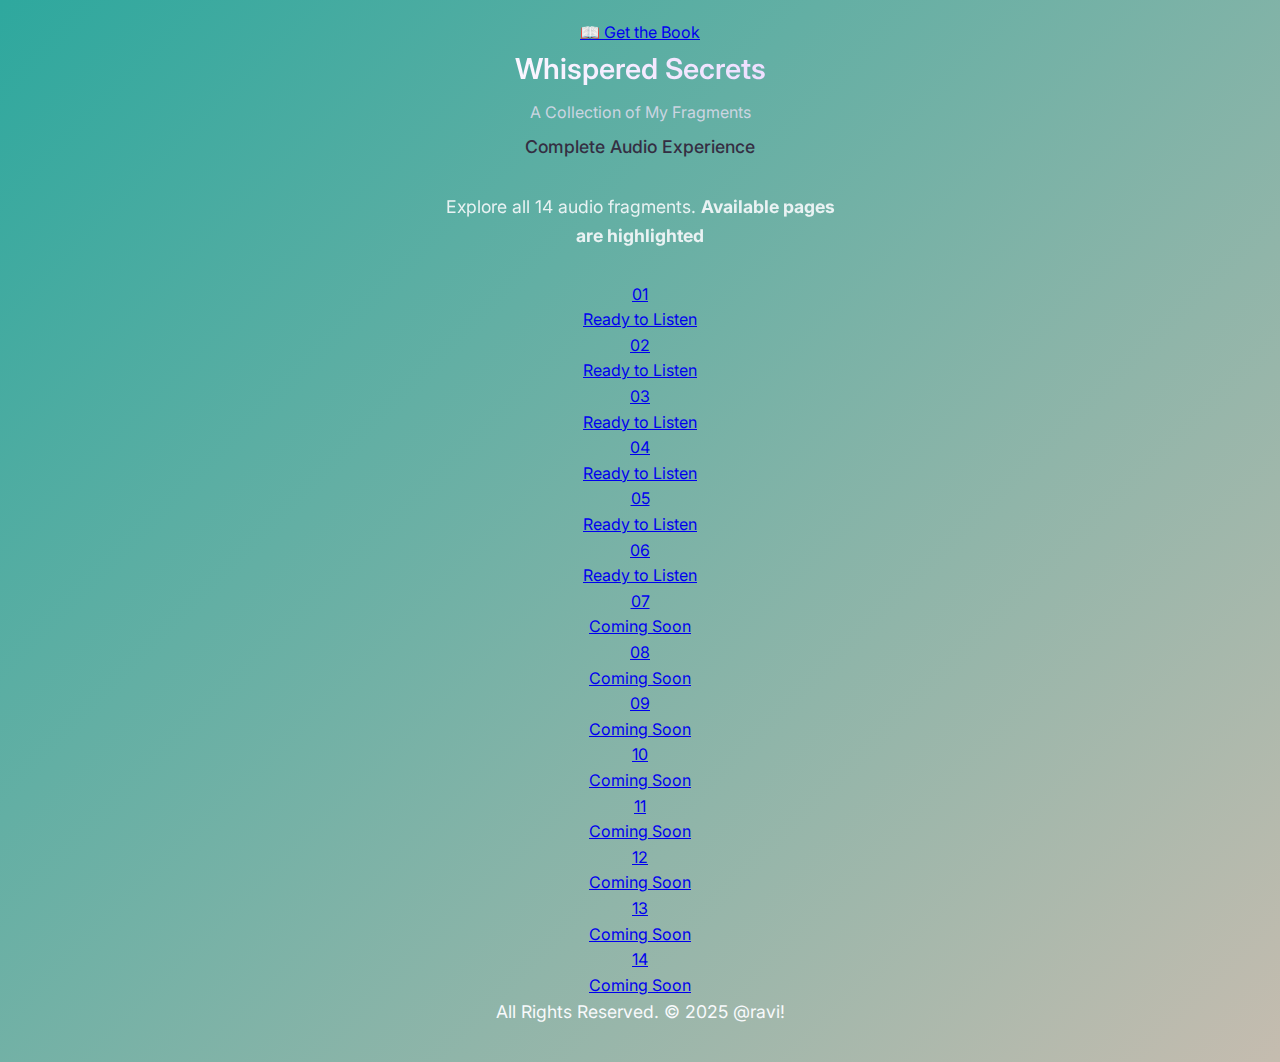
<file: index.html>
<!DOCTYPE html>
<html lang="en">
<head>
    <meta charset="UTF-8">
    <meta name="viewport" content="width=device-width, initial-scale=1.0">
    <title>Whispered Secrets - Complete Collection</title>
    <link rel="stylesheet" href="assets/styles.css">
    <link href="https://fonts.googleapis.com/css2?family=Inter:wght@300;400;500;600;700;800&family=Poppins:wght@300;400;500;600;700&display=swap" rel="stylesheet">
</head>
<body>
    <div class="container">
        <div class="header">
            <!-- Real Book Cover -->
            <div class="book-cover-real"></div>
            
            <!-- Book Purchase Link -->
            <a href="https://example.com/buy-whispered-secrets" class="book-link" target="_blank">
                📖 Get the Book
            </a>
            
            <h1 class="title">Whispered Secrets</h1>
            <p class="subtitle">A Collection of My Fragments</p>
            <p class="part-number">Complete Audio Experience</p>
        </div>

        <div class="audio-section">
            <p style="font-size: 1.1rem; opacity: 0.9; margin-bottom: 1.5rem;">
                Explore all 14 audio fragments. <strong style="color: var(--accent-gold);">Available pages are highlighted</strong>
            </p>
        </div>

        <!-- Enhanced Pages Grid -->
        <div class="pages-grid">
            <!-- Available Pages (Highlighted) -->
            <a href="1.html" class="page-card" style="--delay: 1">
                <div class="page-number">01</div>
                <div class="page-status">Ready to Listen</div>
            </a>
            <a href="2.html" class="page-card" style="--delay: 2">
                <div class="page-number">02</div>
                <div class="page-status">Ready to Listen</div>
            </a>
            <a href="3.html" class="page-card" style="--delay: 3">
                <div class="page-number">03</div>
                <div class="page-status">Ready to Listen</div>
            </a>
            <a href="4.html" class="page-card" style="--delay: 4">
                <div class="page-number">04</div>
                <div class="page-status">Ready to Listen</div>
            </a>
            <a href="5.html" class="page-card" style="--delay: 5">
                <div class="page-number">05</div>
                <div class="page-status">Ready to Listen</div>
            </a>
            <a href="6.html" class="page-card" style="--delay: 6">
                <div class="page-number">06</div>
                <div class="page-status">Ready to Listen</div>
            </a>
            
            <!-- Coming Soon Pages -->
            <a href="7.html" class="page-card" style="--delay: 7">
                <div class="page-number">07</div>
                <div class="page-status">Coming Soon</div>
            </a>
            <a href="8.html" class="page-card" style="--delay: 8">
                <div class="page-number">08</div>
                <div class="page-status">Coming Soon</div>
            </a>
            <a href="9.html" class="page-card" style="--delay: 9">
                <div class="page-number">09</div>
                <div class="page-status">Coming Soon</div>
            </a>
            <a href="10.html" class="page-card" style="--delay: 10">
                <div class="page-number">10</div>
                <div class="page-status">Coming Soon</div>
            </a>
            <a href="11.html" class="page-card" style="--delay: 11">
                <div class="page-number">11</div>
                <div class="page-status">Coming Soon</div>
            </a>
            <a href="12.html" class="page-card" style="--delay: 12">
                <div class="page-number">12</div>
                <div class="page-status">Coming Soon</div>
            </a>
            <a href="13.html" class="page-card" style="--delay: 13">
                <div class="page-number">13</div>
                <div class="page-status">Coming Soon</div>
            </a>
            <a href="14.html" class="page-card" style="--delay: 14">
                <div class="page-number">14</div>
                <div class="page-status">Coming Soon</div>
            </a>
        </div>

        <div class="copyright-section">
            <p style="margin-bottom: 1rem; font-size: 1.1rem;">
               All Rights Reserved. &copy; 2025 @ravi!
            </p>
             
    </div>

    <script src="assets/site.js"></script>
</body>
</html>
</file>
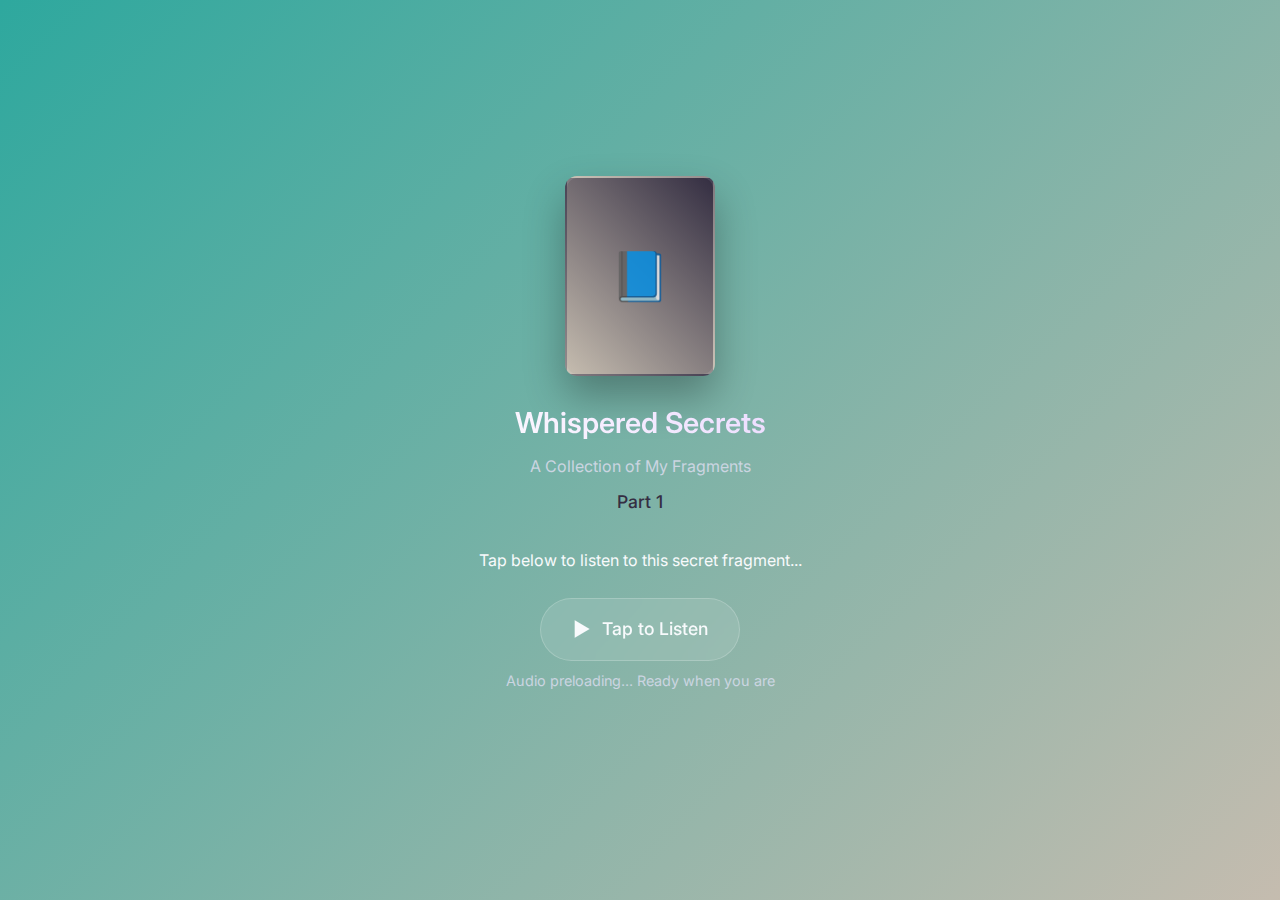
<file: 1.html>
<!DOCTYPE html>
<html lang="en">
<head>
    <meta charset="UTF-8">
    <meta name="viewport" content="width=device-width, initial-scale=1.0">
    <title>Whispered Secrets - Part 1</title>
    <link rel="stylesheet" href="assets/styles.css">
    <link href="https://fonts.googleapis.com/css2?family=Inter:wght@400;500;600&family=Poppins:wght@400;500;600&display=swap" rel="stylesheet">
</head>
<body>
    <div class="container">
        <div class="header">
            <div class="book-cover"></div>
            <h1 class="title">Whispered Secrets</h1>
            <p class="subtitle">A Collection of My Fragments</p>
            <p class="part-number">Part 1</p>
        </div>

        <div class="audio-section">
            <p>Tap below to listen to this secret fragment...</p>
            <div class="audio-player" id="audioPlayer" data-audio-url="audio/WS_01 track.m4a">
                <span class="play-icon" id="playIcon">▶</span>
                <span class="audio-text" id="audioText">Tap to Listen</span>
            </div>
            <p style="font-size: 0.9rem; color: var(--text-muted); margin-top: -1rem;">
                Audio preloading... Ready when you are
            </p>
        </div>

        

    <script src="assets/site.js"></script>
</body>
</html>
</file>
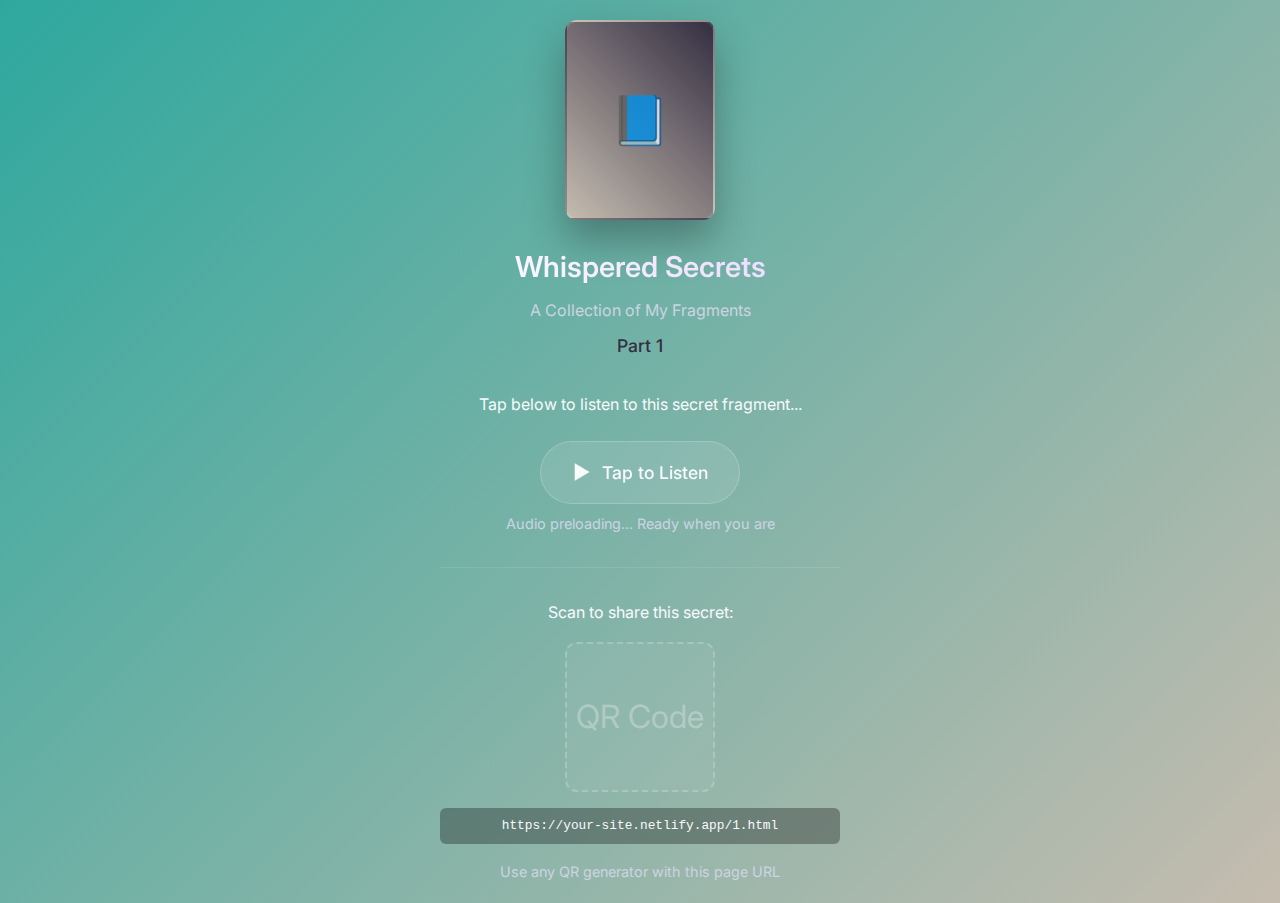
<file: 2.html>
<!DOCTYPE html>
<html lang="en">
<head>
    <meta charset="UTF-8">
    <meta name="viewport" content="width=device-width, initial-scale=1.0">
    <title>Whispered Secrets - Part 1</title>
    <link rel="stylesheet" href="assets/styles.css">
    <link href="https://fonts.googleapis.com/css2?family=Inter:wght@400;500;600&family=Poppins:wght@400;500;600&display=swap" rel="stylesheet">
</head>
<body>
    <div class="container">
        <div class="header">
            <div class="book-cover"></div>
            <h1 class="title">Whispered Secrets</h1>
            <p class="subtitle">A Collection of My Fragments</p>
            <p class="part-number">Part 1</p>
        </div>

        <div class="audio-section">
            <p>Tap below to listen to this secret fragment...</p>
            <div class="audio-player" id="audioPlayer" data-audio-url="audio/WS_02 trackJ.m4a">
                <span class="play-icon" id="playIcon">▶</span>
                <span class="audio-text" id="audioText">Tap to Listen</span>
            </div>
            <p style="font-size: 0.9rem; color: var(--text-muted); margin-top: -1rem;">
                Audio preloading... Ready when you are
            </p>
        </div>

        <div class="qr-section">
            <p>Scan to share this secret:</p>
            <div class="qr-placeholder">QR Code</div>
            <div class="page-url">https://your-site.netlify.app/1.html</div>
            <p class="qr-instructions">Use any QR generator with this page URL</p>
        </div>
    </div>

    <script src="assets/site.js"></script>
</body>
</html>
</file>
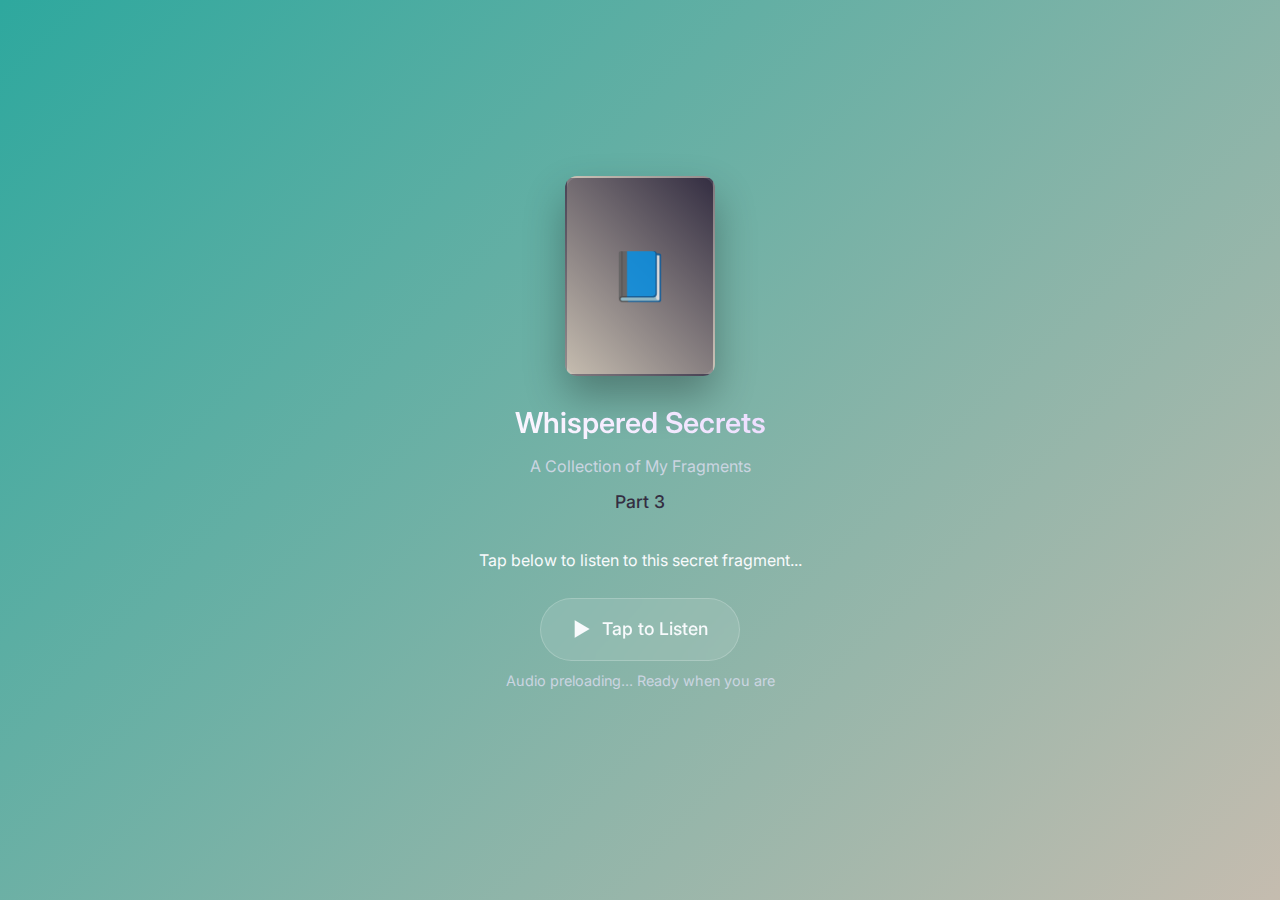
<file: 3.html>
<!DOCTYPE html>
<html lang="en">
<head>
    <meta charset="UTF-8">
    <meta name="viewport" content="width=device-width, initial-scale=1.0">
    <title>Whispered Secrets - Part 1</title>
    <link rel="stylesheet" href="assets/styles.css">
    <link href="https://fonts.googleapis.com/css2?family=Inter:wght@400;500;600&family=Poppins:wght@400;500;600&display=swap" rel="stylesheet">
</head>
<body>
    <div class="container">
        <div class="header">
            <div class="book-cover"></div>
            <h1 class="title">Whispered Secrets</h1>
            <p class="subtitle">A Collection of My Fragments</p>
            <p class="part-number">Part 3</p>
        </div>

        <div class="audio-section">
            <p>Tap below to listen to this secret fragment...</p>
            <div class="audio-player" id="audioPlayer" data-audio-url="audio/WS_03 track.m4a">
                <span class="play-icon" id="playIcon">▶</span>
                <span class="audio-text" id="audioText">Tap to Listen</span>
            </div>
            <p style="font-size: 0.9rem; color: var(--text-muted); margin-top: -1rem;">
                Audio preloading... Ready when you are
            </p>
        </div>

         

    <script src="assets/site.js"></script>
</body>
</html>
</file>
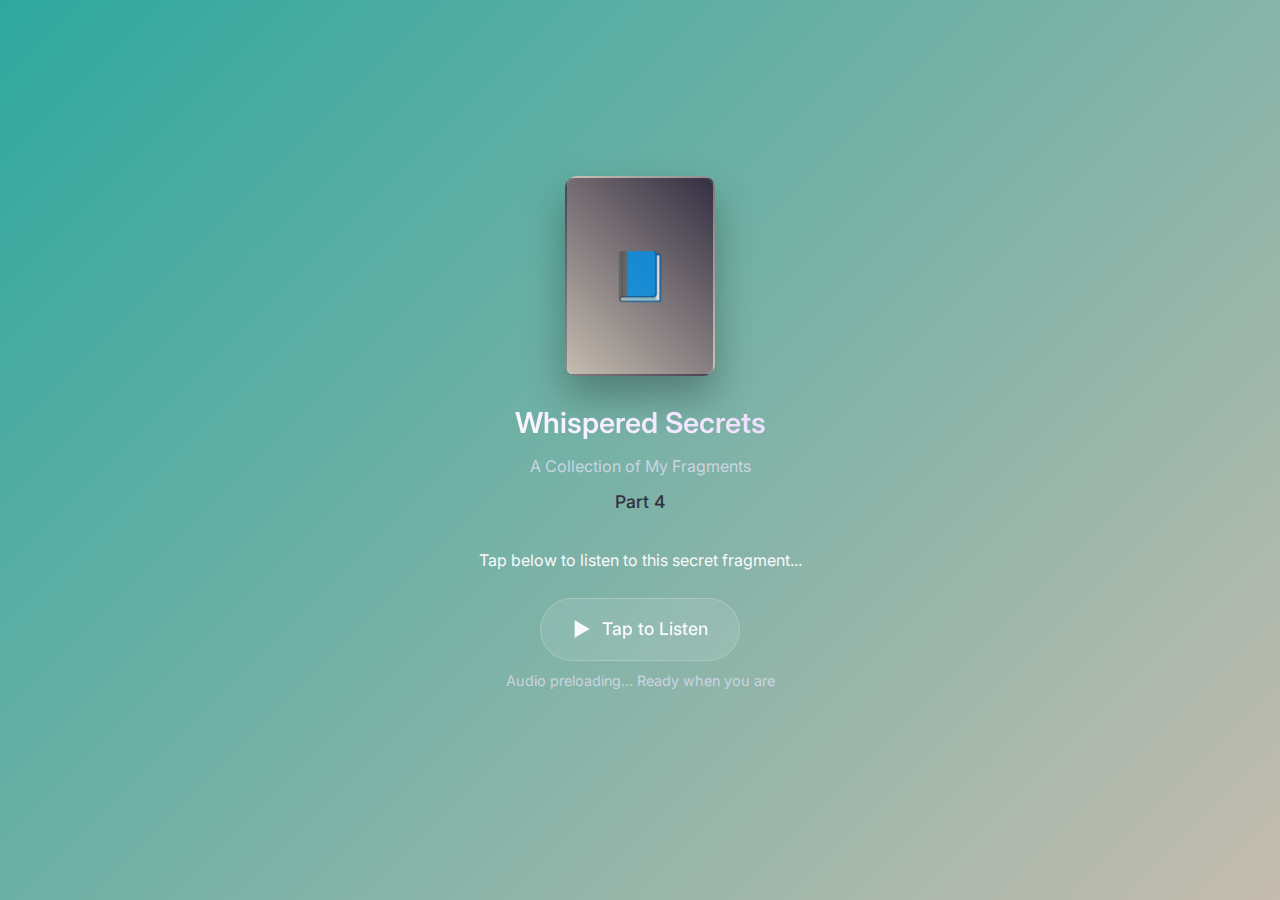
<file: 4.html>
<!DOCTYPE html>
<html lang="en">
<head>
    <meta charset="UTF-8">
    <meta name="viewport" content="width=device-width, initial-scale=1.0">
    <title>Whispered Secrets - Part 1</title>
    <link rel="stylesheet" href="assets/styles.css">
    <link href="https://fonts.googleapis.com/css2?family=Inter:wght@400;500;600&family=Poppins:wght@400;500;600&display=swap" rel="stylesheet">
</head>
<body>
    <div class="container">
        <div class="header">
            <div class="book-cover"></div>
            <h1 class="title">Whispered Secrets</h1>
            <p class="subtitle">A Collection of My Fragments</p>
            <p class="part-number">Part 4</p>
        </div>

        <div class="audio-section">
            <p>Tap below to listen to this secret fragment...</p>
            <div class="audio-player" id="audioPlayer" data-audio-url="audio/WS_04 track.m4a">
                <span class="play-icon" id="playIcon">▶</span>
                <span class="audio-text" id="audioText">Tap to Listen</span>
            </div>
            <p style="font-size: 0.9rem; color: var(--text-muted); margin-top: -1rem;">
                Audio preloading... Ready when you are
            </p>
        </div>

       

    <script src="assets/site.js"></script>
</body>
</html>
</file>
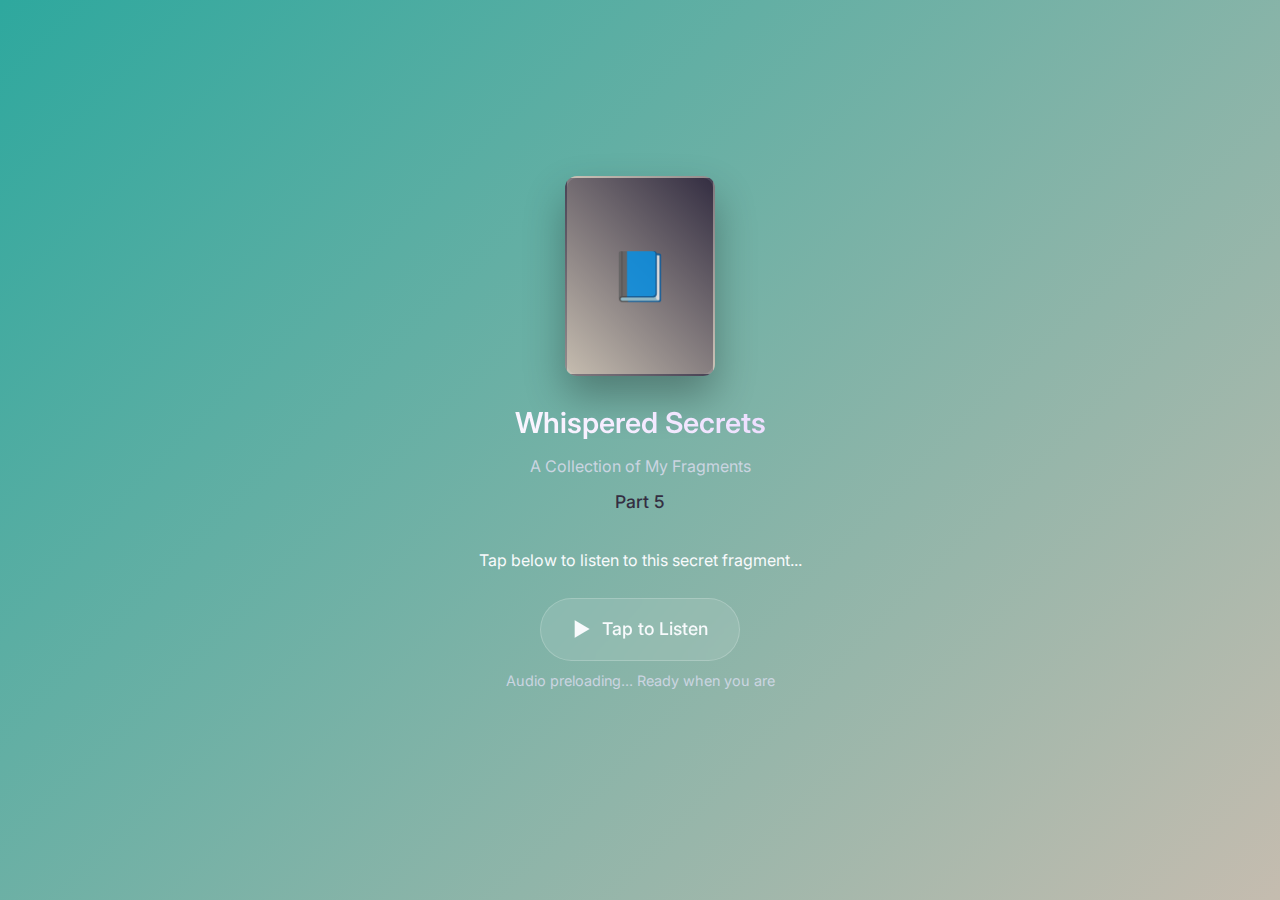
<file: 5.html>
<!DOCTYPE html>
<html lang="en">
<head>
    <meta charset="UTF-8">
    <meta name="viewport" content="width=device-width, initial-scale=1.0">
    <title>Whispered Secrets - Part 1</title>
    <link rel="stylesheet" href="assets/styles.css">
    <link href="https://fonts.googleapis.com/css2?family=Inter:wght@400;500;600&family=Poppins:wght@400;500;600&display=swap" rel="stylesheet">
</head>
<body>
    <div class="container">
        <div class="header">
            <div class="book-cover"></div>
            <h1 class="title">Whispered Secrets</h1>
            <p class="subtitle">A Collection of My Fragments</p>
            <p class="part-number">Part 5</p>
        </div>

        <div class="audio-section">
            <p>Tap below to listen to this secret fragment...</p>
            <div class="audio-player" id="audioPlayer" data-audio-url="audio/WS_05 track.m4a">
                <span class="play-icon" id="playIcon">▶</span>
                <span class="audio-text" id="audioText">Tap to Listen</span>
            </div>
            <p style="font-size: 0.9rem; color: var(--text-muted); margin-top: -1rem;">
                Audio preloading... Ready when you are
            </p>
        </div>
 

    <script src="assets/site.js"></script>
</body>
</html>
</file>
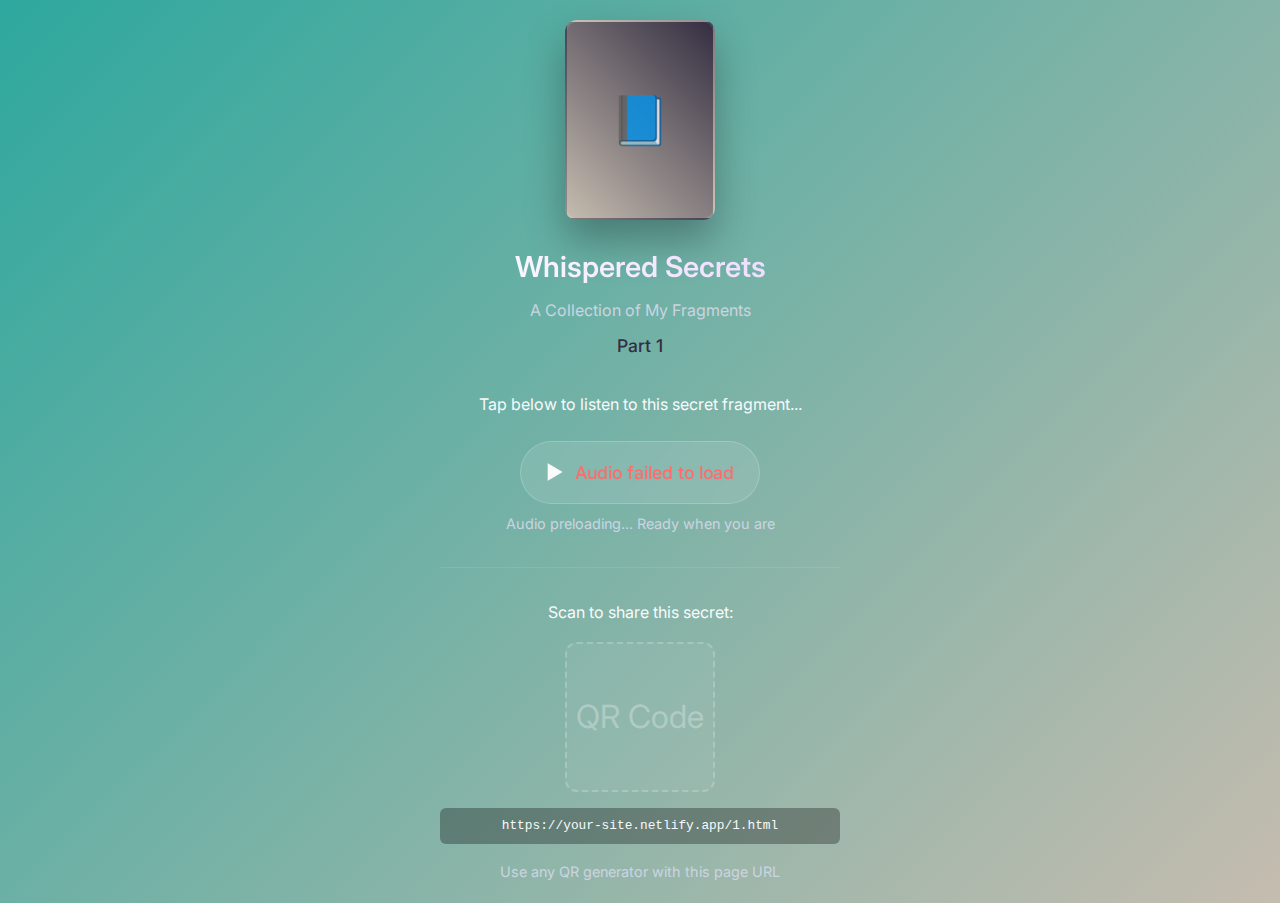
<file: 6.html>
<!DOCTYPE html>
<html lang="en">
<head>
    <meta charset="UTF-8">
    <meta name="viewport" content="width=device-width, initial-scale=1.0">
    <title>Whispered Secrets - Part 1</title>
    <link rel="stylesheet" href="assets/styles.css">
    <link href="https://fonts.googleapis.com/css2?family=Inter:wght@400;500;600&family=Poppins:wght@400;500;600&display=swap" rel="stylesheet">
</head>
<body>
    <div class="container">
        <div class="header">
            <div class="book-cover"></div>
            <h1 class="title">Whispered Secrets</h1>
            <p class="subtitle">A Collection of My Fragments</p>
            <p class="part-number">Part 1</p>
        </div>

        <div class="audio-section">
            <p>Tap below to listen to this secret fragment...</p>
            <div class="audio-player" id="audioPlayer" data-audio-url="audio/WS_06 track.mp3">
                <span class="play-icon" id="playIcon">▶</span>
                <span class="audio-text" id="audioText">Tap to Listen</span>
            </div>
            <p style="font-size: 0.9rem; color: var(--text-muted); margin-top: -1rem;">
                Audio preloading... Ready when you are
            </p>
        </div>

        <div class="qr-section">
            <p>Scan to share this secret:</p>
            <div class="qr-placeholder">QR Code</div>
            <div class="page-url">https://your-site.netlify.app/1.html</div>
            <p class="qr-instructions">Use any QR generator with this page URL</p>
        </div>
    </div>

    <script src="assets/site.js"></script>
</body>
</html>
</file>
<file: assets/styles.css>
/* Whispered Secrets - Main Styles */
:root {
  --deep-indigo: #2ea89e;
  --soft-violet: #c5bcaf;
  --light-purple: #342e42;
  --text-light: #f8fafc;
  --text-muted: #cbd5e1;
}

* {
  margin: 0;
  padding: 0;
  box-sizing: border-box;
}

body {
  font-family: 'Inter', 'Poppins', -apple-system, BlinkMacSystemFont, sans-serif;
  background: linear-gradient(135deg, var(--deep-indigo) 0%, var(--soft-violet) 100%);
  color: var(--text-light);
  min-height: 100vh;
  display: flex;
  flex-direction: column;
  align-items: center;
  justify-content: center;
  padding: 20px;
  line-height: 1.6;
}

.container {
  max-width: 400px;
  width: 100%;
  text-align: center;
}

/* Header Styles */
.header {
  margin-bottom: 2rem;
}

.book-cover {
  width: 150px;
  height: 200px;
  background: linear-gradient(45deg, var(--soft-violet), var(--light-purple));
  border-radius: 12px;
  margin: 0 auto 1.5rem;
  display: flex;
  align-items: center;
  justify-content: center;
  box-shadow: 0 20px 40px rgba(0, 0, 0, 0.3);
  border: 2px solid rgba(255, 255, 255, 0.1);
}

.book-cover::before {
  content: "📘";
  font-size: 3rem;
  opacity: 0.8;
}

.title {
  font-size: 1.8rem;
  font-weight: 600;
  margin-bottom: 0.5rem;
  background: linear-gradient(45deg, #fff, #e9d5ff);
  -webkit-background-clip: text;
  -webkit-text-fill-color: transparent;
  background-clip: text;
}

.subtitle {
  color: var(--text-muted);
  font-size: 1rem;
  margin-bottom: 0.5rem;
}

.part-number {
  color: var(--light-purple);
  font-weight: 500;
  font-size: 1.1rem;
}

/* Audio Player Styles */
.audio-section {
  margin: 2rem 0;
}

.audio-player {
  background: rgba(255, 255, 255, 0.1);
  backdrop-filter: blur(10px);
  border: 1px solid rgba(255, 255, 255, 0.2);
  border-radius: 50px;
  padding: 15px 25px;
  margin: 1.5rem 0;
  cursor: pointer;
  transition: all 0.3s ease;
  display: inline-flex;
  align-items: center;
  gap: 12px;
  min-width: 200px;
  justify-content: center;
}

.audio-player:hover {
  background: rgba(255, 255, 255, 0.15);
  transform: translateY(-2px);
  box-shadow: 0 10px 25px rgba(107, 33, 168, 0.3);
}

.play-icon {
  font-size: 1.2rem;
  transition: all 0.3s ease;
}

.audio-text {
  font-weight: 500;
  font-size: 1.1rem;
}

.audio-loading {
  opacity: 0.7;
}

.audio-loading .play-icon {
  animation: pulse 1.5s infinite;
}

@keyframes pulse {
  0%, 100% { opacity: 1; }
  50% { opacity: 0.5; }
}

/* QR Section */
.qr-section {
  margin-top: 2rem;
  padding-top: 2rem;
  border-top: 1px solid rgba(255, 255, 255, 0.1);
}

.qr-placeholder {
  width: 150px;
  height: 150px;
  background: rgba(255, 255, 255, 0.05);
  border: 2px dashed rgba(255, 255, 255, 0.2);
  border-radius: 12px;
  margin: 1rem auto;
  display: flex;
  align-items: center;
  justify-content: center;
  font-size: 2rem;
  color: rgba(255, 255, 255, 0.3);
}

.qr-instructions {
  font-size: 0.9rem;
  color: var(--text-muted);
  margin-top: 1rem;
}

.page-url {
  background: rgba(0, 0, 0, 0.3);
  padding: 8px 12px;
  border-radius: 6px;
  font-family: monospace;
  font-size: 0.8rem;
  word-break: break-all;
  margin: 0.5rem 0;
}

/* Responsive */
@media (max-width: 480px) {
  body {
    padding: 15px;
  }
  
  .title {
    font-size: 1.5rem;
  }
  
  .audio-player {
    padding: 12px 20px;
    min-width: 180px;
  }
}

/* Utility Classes */
.hidden {
  display: none;
}

.fade-in {
  animation: fadeIn 0.8s ease-in;
}

@keyframes fadeIn {
  from { opacity: 0; transform: translateY(20px); }
  to { opacity: 1; transform: translateY(0); }
}
</file>
